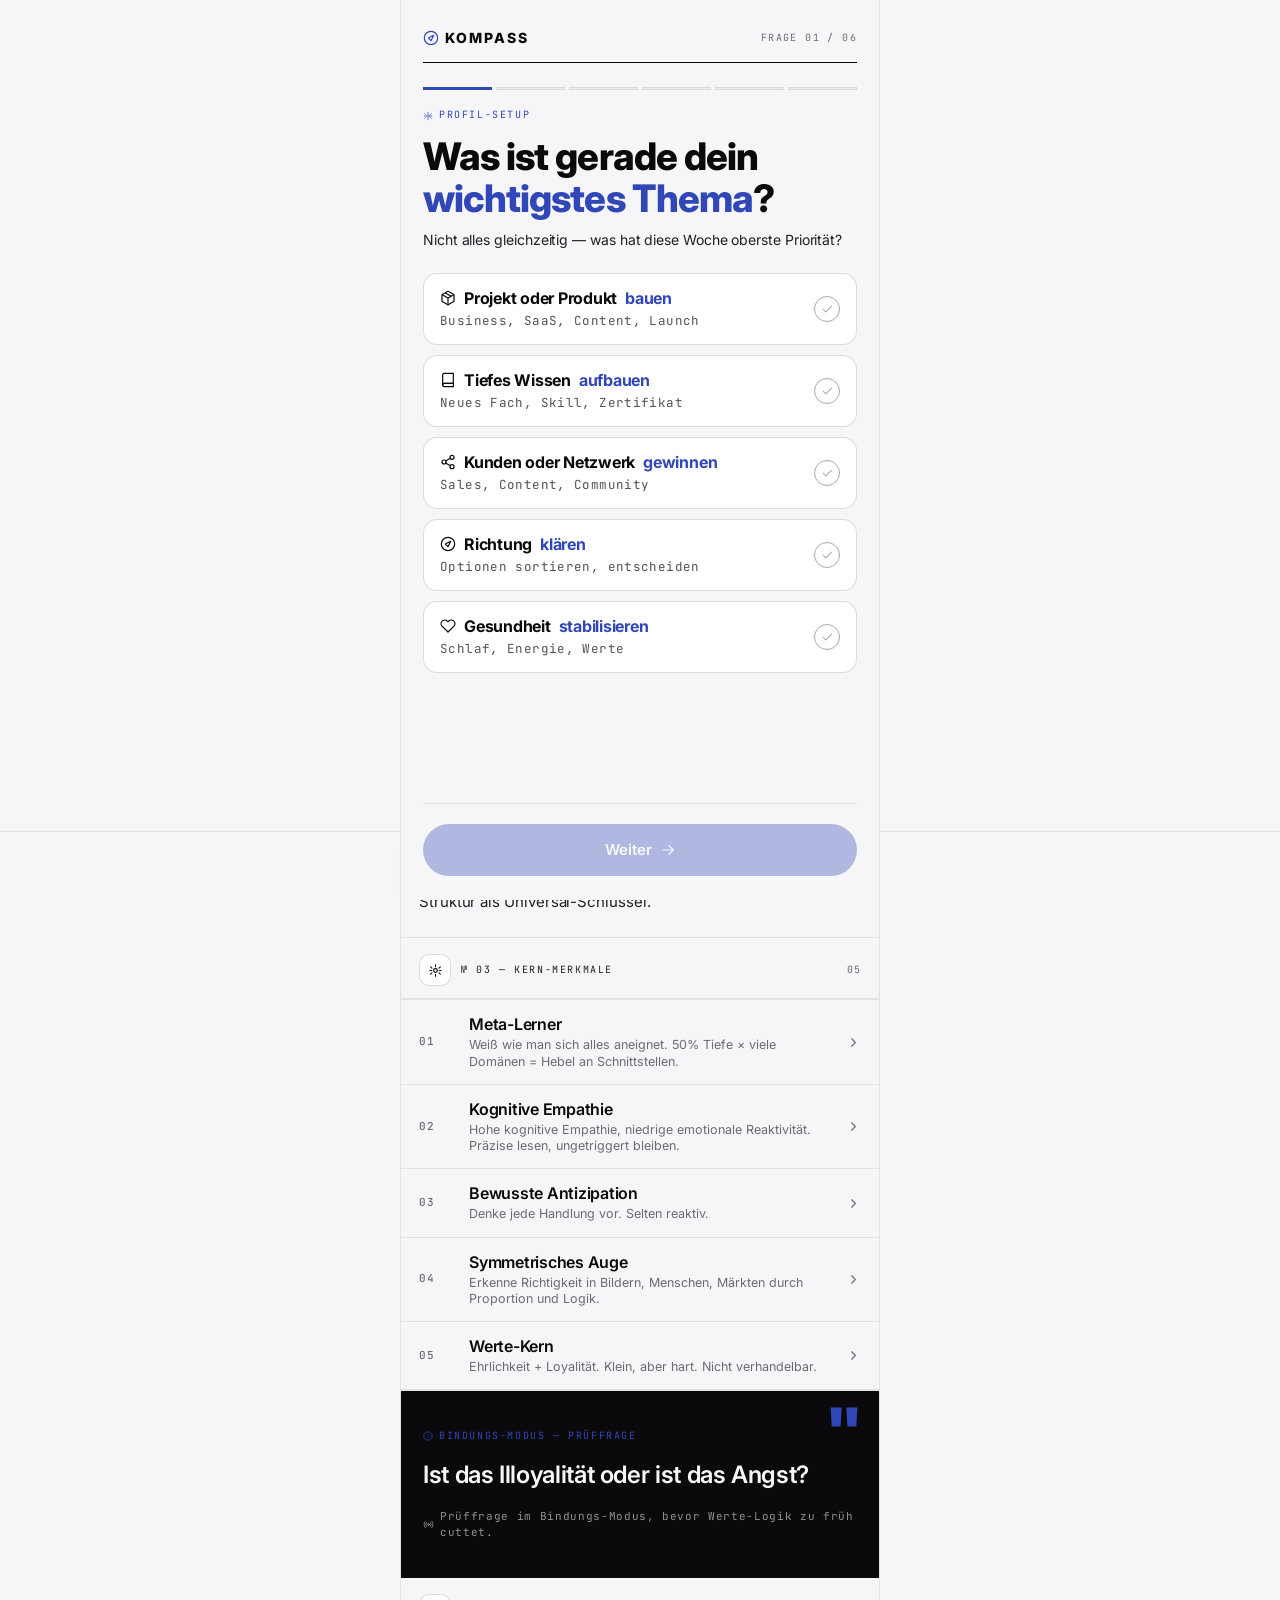
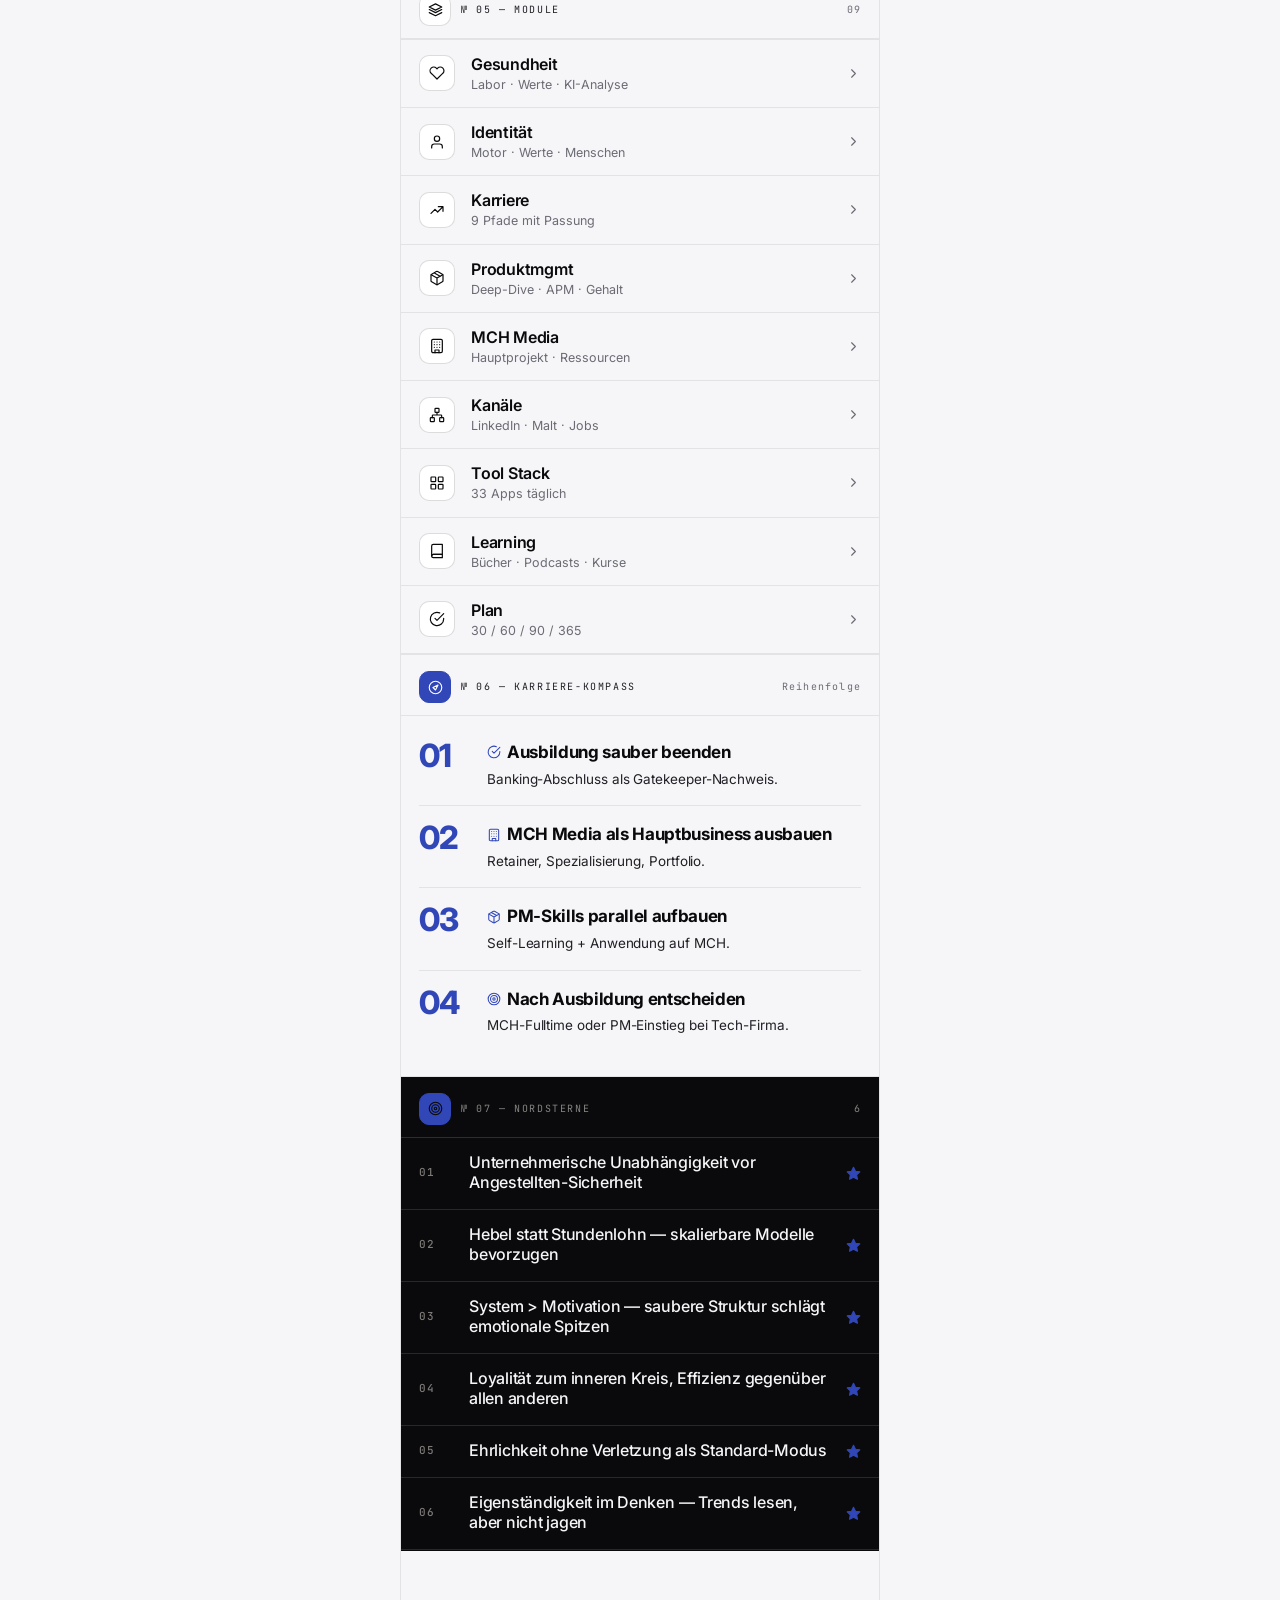
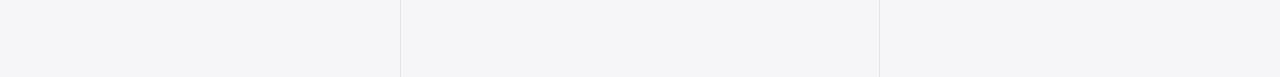
<file: index.html>
<!DOCTYPE html>
<html lang="de">
<head>
<meta charset="UTF-8" />
<title>Kompass — Profil · Karriere · Gesundheit</title>
<meta name="viewport" content="width=device-width, initial-scale=1, viewport-fit=cover, maximum-scale=1, user-scalable=no" />
<meta name="apple-mobile-web-app-capable" content="yes" />
<meta name="mobile-web-app-capable" content="yes" />
<meta name="apple-mobile-web-app-status-bar-style" content="black-translucent" />
<meta name="apple-mobile-web-app-title" content="Kompass" />
<meta name="theme-color" content="#F6F6F8" />
<meta name="description" content="Persönlicher Profil- und Karriere-Kompass" />

<!-- PWA manifest -->
<link rel="manifest" href="manifest.json" />

<!-- Font stack:
     Inter         — primary UI (clean, highly legible)
     JetBrains Mono — meta, numerics, labels                     -->
<link rel="preconnect" href="https://fonts.googleapis.com" />
<link rel="preconnect" href="https://fonts.gstatic.com" crossorigin />
<link href="https://fonts.googleapis.com/css2?family=Inter:wght@400;500;600;700;800;900&family=JetBrains+Mono:wght@400;500;600;700&display=swap" rel="stylesheet" />

<!-- Icons (PNG, exported from Canva Pro) -->
<link rel="apple-touch-icon" href="icon-192.png" />
<link rel="apple-touch-icon" sizes="512x512" href="icon-512.png" />
<link rel="icon" type="image/png" sizes="192x192" href="icon-192.png" />
<link rel="icon" type="image/png" sizes="512x512" href="icon-512.png" />

<link rel="stylesheet" href="styles.css" />
</head>
<body>

<div id="app">
  <section class="screen active" data-screen="home" id="screen-home"></section>
  <section class="screen" data-screen="module" id="screen-module"></section>
  <section class="screen" data-screen="gesundheit" id="screen-gesundheit"></section>
  <section class="screen" data-screen="search" id="screen-search"></section>
  <section class="screen" data-screen="settings" id="screen-settings"></section>
</div>

<nav class="tabs" role="tablist">
  <div class="tabs-inner">
    <button class="tab active" data-tab="home" aria-label="Start">
      <span class="tab-icon" data-icon="home"></span>
      <span class="tab-label">Start</span>
    </button>
    <button class="tab" data-tab="module" aria-label="Module">
      <span class="tab-icon" data-icon="layers"></span>
      <span class="tab-label">Module</span>
    </button>
    <button class="tab" data-tab="gesundheit" aria-label="Gesundheit">
      <span class="tab-icon" data-icon="heart"></span>
      <span class="tab-label">Gesundheit</span>
    </button>
    <button class="tab" data-tab="search" aria-label="Suche">
      <span class="tab-icon" data-icon="search"></span>
      <span class="tab-label">Suche</span>
    </button>
    <button class="tab" data-tab="settings" aria-label="System">
      <span class="tab-icon" data-icon="settings"></span>
      <span class="tab-label">System</span>
    </button>
  </div>
</nav>

<div class="onboard" id="onboard" style="display:none;"></div>

<script src="data.js"></script>
<script src="app.js"></script>

<!-- Service Worker registration (PWA / offline) -->
<script>
  if ('serviceWorker' in navigator) {
    window.addEventListener('load', () => {
      navigator.serviceWorker.register('sw.js').catch(() => {
        /* SW registration failed — app still works, just no offline cache */
      });
    });
  }
</script>
</body>
</html>
</file>
<file: styles.css>
/* ==========================================================================
   KOMPASS — Sapphire Edition v4
   Logo-matched palette: near-black + soft white + sapphire-blue sparkle.
   Softer radii, cleaner cards, health module.
   ========================================================================== */

:root {
  /* Base palette — matches logo (black body, white brain, blue sparkle) */
  --bg:        #F6F6F8;   /* soft paper */
  --bg-2:      #EDEDF0;   /* pressed */
  --bg-3:      #E0E0E5;   /* deeper */
  --paper:     #FFFFFF;   /* lifted surface */
  --ink:       #0A0A0C;   /* near-black body of logo */
  --ink-2:     #1F1F25;
  --ink-3:     #6B6B74;
  --ink-4:     #A5A5AE;
  --line:      rgba(10,10,12,0.08);
  --line-2:    rgba(10,10,12,0.14);
  --line-strong: rgba(10,10,12,0.22);

  /* Signal / brand — sapphire star from logo */
  --accent:      #3147B8;   /* sapphire blue */
  --accent-2:    #1F328E;   /* pressed */
  --accent-soft: rgba(49,71,184,0.10);
  --accent-glow: rgba(49,71,184,0.24);

  /* Semantic (health, status) */
  --ok:   #1E9B6B;
  --warn: #D08700;
  --bad:  #D83A3A;
  --ok-soft:   rgba(30,155,107,0.10);
  --warn-soft: rgba(208,135,0,0.12);
  --bad-soft:  rgba(216,58,58,0.10);

  /* Inverse block */
  --block:     #0A0A0C;
  --block-ink: #F6F6F8;

  /* Fonts — Inter only, no swash serif */
  --f-display: "Inter", -apple-system, BlinkMacSystemFont, "Helvetica Neue", Helvetica, Arial, sans-serif;
  --f-sans:    "Inter", -apple-system, BlinkMacSystemFont, "Helvetica Neue", Helvetica, Arial, sans-serif;
  --f-serif:   "Inter", -apple-system, BlinkMacSystemFont, Helvetica, Arial, sans-serif;
  --f-mono:    "JetBrains Mono", ui-monospace, "SF Mono", Menlo, monospace;

  /* Radii — softer, app-like */
  --radius-pill:  999px;
  --radius-xs:    6px;
  --radius-sm:    10px;
  --radius-md:    14px;
  --radius-lg:    20px;
  --radius-xl:    28px;
  --safe-top:     env(safe-area-inset-top, 0px);
  --safe-bottom:  env(safe-area-inset-bottom, 0px);

  /* Soft shadows */
  --shadow-sm: 0 1px 2px rgba(10,10,12,0.05);
  --shadow-md: 0 4px 14px rgba(10,10,12,0.08);
  --shadow-lg: 0 10px 30px rgba(10,10,12,0.12);
}

[data-theme="dark"] {
  --bg:        #0A0A0C;
  --bg-2:      #141418;
  --bg-3:      #1E1E24;
  --paper:     #16161B;
  --ink:       #F6F6F8;
  --ink-2:     #D5D5DB;
  --ink-3:     #8A8A93;
  --ink-4:     #5A5A63;
  --line:      rgba(246,246,248,0.10);
  --line-2:    rgba(246,246,248,0.16);
  --line-strong: rgba(246,246,248,0.28);
  --block:     #F6F6F8;
  --block-ink: #0A0A0C;
  --accent-soft: rgba(49,71,184,0.22);
  --ok-soft:   rgba(30,155,107,0.18);
  --warn-soft: rgba(208,135,0,0.18);
  --bad-soft:  rgba(216,58,58,0.18);
}

/* Base -------------------------------------------------------------------- */
* { box-sizing: border-box; -webkit-tap-highlight-color: transparent; }
html, body { margin: 0; padding: 0; background: var(--bg); }
body {
  font-family: var(--f-sans);
  font-size: 15px;
  line-height: 1.45;
  color: var(--ink);
  background: var(--bg);
  min-height: 100vh;
  overscroll-behavior-y: none;
  -webkit-font-smoothing: antialiased;
  -moz-osx-font-smoothing: grayscale;
  letter-spacing: -0.005em;
  text-rendering: optimizeLegibility;
}
a { color: inherit; text-decoration: none; }
button { font: inherit; color: inherit; background: none; border: 0; padding: 0; cursor: pointer; }
input, textarea { font: inherit; color: inherit; }

#app {
  max-width: 480px;
  margin: 0 auto;
  min-height: 100vh;
  position: relative;
  background: var(--bg);
  padding-bottom: calc(86px + var(--safe-bottom));
  border-left: 1px solid var(--line);
  border-right: 1px solid var(--line);
}

/* ==========================================================================
   ICONS — unified system
   ========================================================================== */
.icon {
  display: inline-flex;
  align-items: center;
  justify-content: center;
  width: 1em;
  height: 1em;
  flex-shrink: 0;
  color: currentColor;
}
.icon svg { width: 100%; height: 100%; display: block; }
.icon-sm { font-size: 14px; }
.icon-md { font-size: 18px; }
.icon-lg { font-size: 22px; }
.icon-xl { font-size: 28px; }

/* Icon badge (rounded square behind an icon) */
.ibadge {
  width: 32px; height: 32px;
  display: inline-flex;
  align-items: center;
  justify-content: center;
  border: 1px solid var(--line-2);
  background: var(--paper);
  color: var(--ink);
  flex-shrink: 0;
  border-radius: var(--radius-sm);
}
.ibadge.accent  { background: var(--accent); color: #fff; border-color: var(--accent); }
.ibadge.invert  { background: var(--ink);    color: var(--bg); border-color: var(--ink); }
.ibadge.soft    { background: var(--accent-soft); border-color: transparent; color: var(--accent); }
.ibadge.ok      { background: var(--ok-soft); border-color: transparent; color: var(--ok); }
.ibadge.warn    { background: var(--warn-soft); border-color: transparent; color: var(--warn); }
.ibadge.bad     { background: var(--bad-soft); border-color: transparent; color: var(--bad); }
.ibadge.sq-lg   { width: 40px; height: 40px; border-radius: var(--radius-md); }
.ibadge.sq-xl   { width: 52px; height: 52px; border-radius: var(--radius-md); }

/* ==========================================================================
   Masthead
   ========================================================================== */
.mast {
  position: sticky;
  top: 0;
  z-index: 30;
  padding-top: var(--safe-top);
  background: rgba(246,246,248,0.85);
  border-bottom: 1px solid var(--line);
  backdrop-filter: saturate(180%) blur(18px);
  -webkit-backdrop-filter: saturate(180%) blur(18px);
}
[data-theme="dark"] .mast { background: rgba(10,10,12,0.78); }
.mast-row {
  height: 48px;
  display: grid;
  grid-template-columns: 1fr auto 1fr;
  align-items: center;
  padding: 0 14px;
  gap: 12px;
}
.mast-brand {
  display: inline-flex;
  align-items: center;
  gap: 8px;
  font-family: var(--f-display);
  font-weight: 800;
  font-size: 14px;
  letter-spacing: 0.14em;
  text-transform: uppercase;
}
.mast-brand .icon { color: var(--accent); font-size: 16px; }
.mast-meta {
  font-family: var(--f-mono);
  font-size: 10px;
  letter-spacing: 0.1em;
  text-transform: uppercase;
  color: var(--ink-3);
  white-space: nowrap;
  text-overflow: ellipsis;
  overflow: hidden;
  display: inline-flex;
  align-items: center;
  gap: 6px;
}
.mast-meta .icon { font-size: 12px; color: var(--ink-3); }
.mast-meta.r { text-align: right; justify-content: flex-end; }

/* ==========================================================================
   Screens + page transition
   ========================================================================== */
.screen { display: none; animation: fade .28s ease both; }
.screen.active { display: block; }
@keyframes fade {
  from { opacity: 0; transform: translateY(4px); }
  to   { opacity: 1; transform: none; }
}

/* ==========================================================================
   Hero — editorial display block
   ========================================================================== */
.hero {
  padding: 28px 18px 30px;
  border-bottom: 1px solid var(--line);
  position: relative;
  overflow: hidden;
}
.hero-eyebrow {
  font-family: var(--f-mono);
  font-size: 10px;
  letter-spacing: 0.16em;
  text-transform: uppercase;
  color: var(--ink-2);
  display: flex;
  justify-content: space-between;
  align-items: center;
  gap: 8px;
  margin-bottom: 22px;
}
.hero-eyebrow .eb-left, .hero-eyebrow .eb-right {
  display: inline-flex; align-items: center; gap: 6px;
}
.hero-eyebrow .icon { font-size: 13px; color: var(--accent); }
.hero-display {
  font-family: var(--f-display);
  font-weight: 800;
  font-size: clamp(44px, 13vw, 64px);
  line-height: 1.02;
  letter-spacing: -0.035em;
  color: var(--ink);
  margin: 0;
  text-transform: none;
}
.hero-display em {
  font-family: var(--f-display);
  font-style: normal;
  font-weight: 800;
  letter-spacing: -0.035em;
  color: var(--accent);
}
.hero-display .cut {
  display: block;
  padding-bottom: 2px;
}
.hero-sub {
  margin-top: 22px;
  display: grid;
  grid-template-columns: auto 1fr;
  gap: 16px;
  align-items: end;
}
.hero-sub-num {
  font-family: var(--f-display);
  font-weight: 800;
  font-size: 52px;
  line-height: 0.82;
  letter-spacing: -0.04em;
  color: var(--accent);
}
.hero-sub-num .pct { font-size: 26px; vertical-align: 0.2em; color: var(--ink-3); margin-left: 2px; }
.hero-sub-text {
  font-size: 14px;
  color: var(--ink-2);
  line-height: 1.4;
  max-width: 280px;
}
.hero-dots {
  position: absolute;
  right: 18px;
  top: 28px;
  display: flex;
  gap: 4px;
}
.hero-dots span {
  width: 6px; height: 6px; border-radius: 50%;
  background: var(--ink-4);
}
.hero-dots span.on { background: var(--accent); }

/* ==========================================================================
   Bands — modular horizontal sections
   ========================================================================== */
.band {
  border-bottom: 1px solid var(--line);
  position: relative;
}
.band-head {
  display: flex;
  justify-content: space-between;
  align-items: center;
  padding: 16px 18px 12px;
  border-bottom: 1px solid var(--line);
  gap: 12px;
}
.band-head-l {
  display: inline-flex;
  align-items: center;
  gap: 10px;
  min-width: 0;
}
.band-head .kicker {
  font-family: var(--f-mono);
  font-size: 10px;
  letter-spacing: 0.16em;
  text-transform: uppercase;
  color: var(--ink-2);
  white-space: nowrap;
  overflow: hidden;
  text-overflow: ellipsis;
}
.band-head .count {
  font-family: var(--f-mono);
  font-size: 10px;
  letter-spacing: 0.12em;
  color: var(--ink-3);
  white-space: nowrap;
}
.band-title {
  padding: 4px 18px 18px;
  font-family: var(--f-display);
  font-weight: 800;
  font-size: 28px;
  line-height: 1.08;
  letter-spacing: -0.03em;
  margin: 0;
}
.band-title em {
  font-family: var(--f-display);
  font-style: normal;
  font-weight: 800;
  letter-spacing: -0.03em;
  color: var(--accent);
}
.band-body { padding: 0 18px 24px; }

/* Inverse band */
.band.invert { background: var(--block); color: var(--block-ink); }
.band.invert .band-head { border-bottom-color: rgba(255,255,255,0.14); }
.band.invert .band-head .kicker,
.band.invert .band-head .count { color: rgba(239,234,225,0.55); }
.band.invert .ibadge { background: transparent; color: var(--block-ink); border-color: rgba(255,255,255,0.3); }
.band.invert .ibadge.accent { background: var(--accent); color: #0A0906; border-color: var(--accent); }
.band.invert .band-title em { color: var(--accent); }

/* Accent band (soft highlight) */
.band.soft { background: var(--accent-soft); }
.band.soft .band-head { border-bottom-color: rgba(255,74,28,0.25); }

/* ==========================================================================
   Stats grid
   ========================================================================== */
.stats {
  display: grid;
  grid-template-columns: repeat(2, 1fr);
  border-top: 1px solid var(--line);
}
.stat {
  padding: 18px 18px 18px;
  border-right: 1px solid var(--line);
  border-bottom: 1px solid var(--line);
  position: relative;
  background: var(--paper);
}
.stat:nth-child(2n) { border-right: 0; }
.stat-head {
  display: flex;
  justify-content: space-between;
  align-items: flex-start;
  margin-bottom: 8px;
}
.stat-head .ibadge { width: 24px; height: 24px; font-size: 13px; }
.stat-num {
  font-family: var(--f-display);
  font-weight: 800;
  font-size: 38px;
  line-height: 1;
  letter-spacing: -0.035em;
}
.stat-num .unit {
  font-size: 15px;
  letter-spacing: 0;
  color: var(--ink-3);
  margin-left: 3px;
  font-weight: 500;
}
.stat-label {
  font-family: var(--f-mono);
  font-size: 10px;
  letter-spacing: 0.14em;
  text-transform: uppercase;
  color: var(--ink-2);
  margin-top: 12px;
  display: inline-flex;
  align-items: center;
  gap: 5px;
}
.stat-label .icon { font-size: 11px; }
.stat.accent {
  background: var(--accent);
  color: #fff;
}
.stat.accent .stat-label,
.stat.accent .stat-num .unit { color: rgba(255,255,255,0.82); }
.stat.accent .ibadge { background: rgba(255,255,255,0.18); color: #fff; border-color: transparent; }
.stat.ink {
  background: var(--ink);
  color: var(--bg);
}
.stat.ink .stat-label,
.stat.ink .stat-num .unit { color: rgba(246,246,248,0.6); }
.stat.ink .ibadge { background: rgba(255,255,255,0.12); border-color: transparent; color: var(--bg); }

/* ==========================================================================
   Ledger rows
   ========================================================================== */
.ledger { border-top: 1px solid var(--line); }
.row {
  display: grid;
  grid-template-columns: 36px 1fr auto;
  gap: 14px;
  padding: 14px 18px;
  border-bottom: 1px solid var(--line);
  align-items: center;
  transition: background .14s;
  cursor: pointer;
}
.row:active { background: var(--bg-2); }
.row.has-icon { grid-template-columns: 38px 1fr auto; }
.row-idx {
  font-family: var(--f-mono);
  font-size: 11px;
  letter-spacing: 0.08em;
  color: var(--ink-3);
  font-weight: 500;
}
.row-icon {
  width: 36px; height: 36px;
  display: flex; align-items: center; justify-content: center;
  border: 1px solid var(--line-2);
  color: var(--ink);
  flex-shrink: 0;
  font-size: 16px;
  position: relative;
  border-radius: var(--radius-sm);
  background: var(--paper);
}
.row-icon.accent   { background: var(--accent); color: #fff; border-color: transparent; }
.row-icon.invert   { background: var(--ink);    color: var(--bg); border-color: transparent; }
.row-icon.soft     { background: var(--accent-soft); border-color: transparent; color: var(--accent); }
.row-icon.ok       { background: var(--ok-soft); border-color: transparent; color: var(--ok); }
.row-icon.warn     { background: var(--warn-soft); border-color: transparent; color: var(--warn); }
.row-icon.bad      { background: var(--bad-soft); border-color: transparent; color: var(--bad); }
.row-icon .dot {
  position: absolute;
  top: -3px; right: -3px;
  width: 8px; height: 8px;
  border-radius: 50%;
  background: var(--accent);
  border: 1.5px solid var(--bg);
}
.row-body { min-width: 0; }
.row-title {
  font-family: var(--f-sans);
  font-weight: 600;
  font-size: 16px;
  letter-spacing: -0.015em;
  line-height: 1.25;
  margin-bottom: 3px;
  display: inline-flex;
  align-items: center;
  gap: 6px;
}
.row-title .star-tag { color: var(--accent); font-size: 12px; }
.row-sub {
  font-size: 12.5px;
  color: var(--ink-3);
  letter-spacing: 0;
  white-space: nowrap;
  overflow: hidden;
  text-overflow: ellipsis;
  line-height: 1.3;
}
.row-sub.wrap { white-space: normal; }
.row-trail {
  font-family: var(--f-mono);
  font-size: 10px;
  letter-spacing: 0.1em;
  color: var(--ink-3);
  text-transform: uppercase;
  display: inline-flex;
  align-items: center;
  gap: 6px;
}
.row-trail .icon { font-size: 15px; color: var(--ink-3); }
.row-trail.accent .icon { color: var(--accent); }

.band.invert .row { border-bottom-color: rgba(255,255,255,0.12); }
.band.invert .row-idx { color: rgba(239,234,225,0.5); }
.band.invert .row-title { color: var(--block-ink); }
.band.invert .row-sub { color: rgba(239,234,225,0.6); }
.band.invert .row-trail, .band.invert .row-trail .icon { color: var(--accent); }
.band.invert .row-icon { border-color: rgba(255,255,255,0.3); color: var(--block-ink); background: transparent; }

/* ==========================================================================
   Editorial card (module / product)
   ========================================================================== */
.card {
  border: 1px solid var(--line-2);
  border-radius: var(--radius-md);
  padding: 18px 18px 20px;
  position: relative;
  background: var(--paper);
  margin: 12px 14px;
  box-shadow: var(--shadow-sm);
}
.card-row-top {
  display: flex;
  justify-content: space-between;
  align-items: flex-start;
  gap: 14px;
  margin-bottom: 14px;
}
.card-rating {
  font-family: var(--f-mono);
  font-size: 10px;
  letter-spacing: 0.14em;
  color: var(--ink-3);
  text-transform: uppercase;
  display: inline-flex;
  align-items: center;
  gap: 8px;
  flex-wrap: wrap;
}
.card-rating .stars {
  color: var(--accent);
  letter-spacing: 0.05em;
  font-size: 12px;
}
.card-rating .dot-sep {
  width: 3px; height: 3px;
  border-radius: 50%;
  background: var(--ink-4);
  display: inline-block;
}
.card-title {
  font-family: var(--f-display);
  font-weight: 700;
  font-size: 22px;
  line-height: 1.18;
  letter-spacing: -0.02em;
  margin: 0 0 10px;
}
.card-title em {
  font-family: var(--f-display);
  font-style: normal;
  font-weight: 700;
  letter-spacing: -0.02em;
  color: var(--accent);
}
.card-desc {
  font-size: 14.5px;
  line-height: 1.5;
  color: var(--ink-2);
  margin-bottom: 16px;
}
.star-btn {
  width: 36px; height: 36px;
  display: flex; align-items: center; justify-content: center;
  border: 1px solid var(--line-2);
  color: var(--ink-3);
  transition: all .15s;
  flex-shrink: 0;
  background: var(--paper);
  border-radius: var(--radius-sm);
}
.star-btn.on {
  background: var(--accent);
  border-color: var(--accent);
  color: #fff;
}
.star-btn:active { transform: scale(0.92); }

/* Spec grid (tech-specs style) */
.specs {
  display: grid;
  grid-template-columns: repeat(3, 1fr);
  border-top: 1px solid var(--ink);
  border-bottom: 1px solid var(--ink);
  margin: 14px 0;
}
.spec {
  padding: 12px 12px;
  border-right: 1px solid var(--line);
  display: flex;
  flex-direction: column;
  align-items: flex-start;
  gap: 4px;
}
.spec:last-child { border-right: 0; }
.spec-icon {
  font-size: 16px;
  color: var(--accent);
  margin-bottom: 2px;
}
.spec-num {
  font-family: var(--f-display);
  font-weight: 800;
  font-size: 26px;
  line-height: 0.92;
  letter-spacing: -0.025em;
}
.spec-label {
  font-family: var(--f-mono);
  font-size: 9px;
  letter-spacing: 0.14em;
  text-transform: uppercase;
  color: var(--ink-3);
  margin-top: 2px;
}

/* Pills / CTAs */
.pill-row { display: flex; gap: 8px; margin-top: 14px; flex-wrap: wrap; }
.pill {
  height: 42px;
  padding: 0 18px;
  border-radius: var(--radius-pill);
  background: var(--ink);
  color: var(--bg);
  font-family: var(--f-sans);
  font-weight: 600;
  font-size: 13.5px;
  letter-spacing: 0.005em;
  display: inline-flex;
  align-items: center;
  gap: 7px;
  transition: transform .12s, background .12s;
  white-space: nowrap;
}
.pill:active { transform: scale(0.96); }
.pill .icon { font-size: 14px; }
.pill.ghost {
  background: var(--paper);
  color: var(--ink);
  border: 1px solid var(--line-2);
}
.pill.accent {
  background: var(--accent);
  color: #fff;
}
.pill.accent:active { background: var(--accent-2); }
.pill.small {
  height: 32px;
  padding: 0 12px;
  font-size: 11px;
  font-family: var(--f-mono);
  letter-spacing: 0.06em;
  text-transform: uppercase;
}

/* Related chips */
.related {
  margin-top: 16px;
  padding-top: 14px;
  border-top: 1px dashed var(--line-strong);
}
.related-label {
  font-family: var(--f-mono);
  font-size: 9px;
  letter-spacing: 0.16em;
  text-transform: uppercase;
  color: var(--ink-3);
  margin-bottom: 10px;
  display: inline-flex;
  align-items: center;
  gap: 5px;
}
.related-label .icon { font-size: 12px; color: var(--accent); }
.chip {
  display: inline-flex;
  align-items: center;
  gap: 5px;
  font-size: 12px;
  font-family: var(--f-sans);
  font-weight: 500;
  letter-spacing: 0;
  color: var(--ink-2);
  border: 1px solid var(--line-2);
  background: var(--paper);
  padding: 6px 11px;
  margin: 0 6px 6px 0;
  border-radius: var(--radius-pill);
  transition: background .12s;
  cursor: pointer;
}
.chip .icon { font-size: 11px; color: var(--ink-3); }
.chip:active { background: var(--accent); color: #fff; border-color: var(--accent); }
.chip:active .icon { color: #fff; }

/* ==========================================================================
   Quote (inverse)
   ========================================================================== */
.quote {
  background: var(--block);
  color: var(--block-ink);
  padding: 34px 22px 36px;
  border-bottom: 1.5px solid var(--ink);
  position: relative;
}
.quote-mark {
  position: absolute;
  top: 14px;
  right: 18px;
  font-size: 64px;
  color: var(--accent);
  line-height: 0.8;
  font-family: var(--f-display);
  font-weight: 900;
}
.quote-kicker {
  font-family: var(--f-mono);
  font-size: 10px;
  letter-spacing: 0.16em;
  text-transform: uppercase;
  color: var(--accent);
  margin-bottom: 16px;
  display: inline-flex;
  align-items: center;
  gap: 6px;
}
.quote-text {
  font-family: var(--f-display);
  font-style: normal;
  font-weight: 600;
  font-size: 24px;
  line-height: 1.22;
  letter-spacing: -0.015em;
}
.quote-sub {
  font-family: var(--f-mono);
  font-size: 11px;
  letter-spacing: 0.06em;
  color: rgba(239,234,225,0.6);
  margin-top: 20px;
  display: inline-flex;
  align-items: center;
  gap: 6px;
}

/* ==========================================================================
   App grid (labeled tiles)
   ========================================================================== */
.app-grid {
  display: grid;
  grid-template-columns: repeat(4, 1fr);
  gap: 0;
  border-top: 1px solid var(--line);
}
.app-tile {
  border: 0;
  padding: 14px 6px 12px;
  display: flex;
  flex-direction: column;
  align-items: center;
  gap: 8px;
  transition: background .12s;
  background: transparent;
  border-radius: var(--radius-sm);
}
.app-tile:active { background: var(--bg-2); }
.app-icon {
  width: 56px; height: 56px;
  display: flex; align-items: center; justify-content: center;
  color: #fff;
  font-family: var(--f-sans);
  font-weight: 700;
  font-size: 18px;
  letter-spacing: -0.02em;
  border: 0;
  position: relative;
  border-radius: 14px;
  box-shadow: var(--shadow-sm);
  margin: 2px 0 0 0;
}
.app-icon.star::after {
  content: "";
  position: absolute;
  top: -4px; right: -4px;
  width: 12px; height: 12px;
  background: var(--accent);
  border: 2px solid var(--bg);
  border-radius: 50%;
}
.app-label {
  font-family: var(--f-mono);
  font-size: 9.5px;
  letter-spacing: 0.06em;
  text-transform: uppercase;
  color: var(--ink-2);
  max-width: 86px;
  text-align: center;
  white-space: nowrap;
  overflow: hidden;
  text-overflow: ellipsis;
}

/* ==========================================================================
   Tab bar (bottom)
   ========================================================================== */
.tabs {
  position: fixed;
  bottom: 0; left: 0; right: 0;
  z-index: 50;
  background: rgba(246,246,248,0.92);
  border-top: 1px solid var(--line);
  padding-bottom: var(--safe-bottom);
  backdrop-filter: saturate(180%) blur(22px);
  -webkit-backdrop-filter: saturate(180%) blur(22px);
}
[data-theme="dark"] .tabs { background: rgba(10,10,12,0.86); }
.tabs-inner {
  max-width: 480px;
  margin: 0 auto;
  display: grid;
  grid-template-columns: repeat(5, 1fr);
  height: 68px;
}
.tab {
  border: 0;
  display: flex; flex-direction: column;
  align-items: center; justify-content: center;
  gap: 3px;
  color: var(--ink-3);
  transition: all .12s;
  position: relative;
}
.tab-icon {
  display: inline-flex;
  align-items: center;
  justify-content: center;
  width: 24px; height: 24px;
}
.tab-icon svg {
  width: 22px; height: 22px;
  stroke-width: 1.8;
  transition: all .15s;
}
.tab-label {
  font-family: var(--f-mono);
  font-weight: 500;
  font-size: 10px;
  letter-spacing: 0.08em;
  text-transform: uppercase;
}
.tab.active {
  color: var(--accent);
}
.tab.active .tab-icon { color: var(--accent); }
.tab.active svg { stroke-width: 2.2; }
.tab.active .tab-label { color: var(--accent); }
.tab:active { background: var(--bg-2); }

/* ==========================================================================
   Sub-nav
   ========================================================================== */
.subnav {
  display: flex;
  overflow-x: auto;
  border-bottom: 1px solid var(--line);
  background: var(--bg);
  -webkit-overflow-scrolling: touch;
  scrollbar-width: none;
  position: sticky;
  top: calc(var(--safe-top) + 48px);
  z-index: 25;
  padding: 10px 10px;
  gap: 8px;
  backdrop-filter: saturate(180%) blur(12px);
  -webkit-backdrop-filter: saturate(180%) blur(12px);
}
.subnav::-webkit-scrollbar { display: none; }
.sub-btn {
  padding: 9px 14px;
  font-family: var(--f-sans);
  font-weight: 600;
  font-size: 13px;
  letter-spacing: 0;
  color: var(--ink-3);
  border: 1px solid var(--line-2);
  background: var(--paper);
  border-radius: var(--radius-pill);
  white-space: nowrap;
  position: relative;
  display: inline-flex;
  align-items: center;
  gap: 6px;
  flex-shrink: 0;
}
.sub-btn .icon { font-size: 14px; }
.sub-btn.on {
  color: #fff;
  background: var(--accent);
  border-color: var(--accent);
}
.sub-btn.on .icon { color: #fff; }

/* ==========================================================================
   Pathway (numbered steps)
   ========================================================================== */
.path {
  padding: 8px 18px 24px;
}
.path-step {
  display: grid;
  grid-template-columns: 52px 1fr;
  padding: 16px 0;
  border-bottom: 1px solid var(--line);
  gap: 16px;
  align-items: start;
}
.path-step:last-child { border-bottom: 0; }
.path-num {
  font-family: var(--f-display);
  font-weight: 800;
  font-size: 32px;
  line-height: 1;
  letter-spacing: -0.035em;
  color: var(--accent);
}
.path-title {
  font-family: var(--f-sans);
  font-weight: 700;
  font-size: 17px;
  letter-spacing: -0.02em;
  margin-bottom: 5px;
  display: inline-flex;
  align-items: center;
  gap: 6px;
}
.path-title .icon { font-size: 14px; color: var(--accent); }
.path-text {
  font-size: 13.5px;
  color: var(--ink-2);
  line-height: 1.45;
}

/* ==========================================================================
   Check rows (plan)
   ========================================================================== */
.check-row {
  display: grid;
  grid-template-columns: 28px 1fr auto;
  gap: 14px;
  padding: 16px 18px;
  border-bottom: 1px solid var(--line);
  align-items: center;
  cursor: pointer;
  transition: background .12s;
}
.check-row:active { background: var(--bg-2); }
.check-circle {
  width: 24px; height: 24px;
  border: 1.5px solid var(--ink);
  border-radius: 50%;
  margin-top: 1px;
  display: flex; align-items: center; justify-content: center;
  transition: all .15s;
  flex-shrink: 0;
}
.check-row.done .check-circle {
  background: var(--accent);
  border-color: var(--accent);
}
.check-row.done .check-circle::after {
  content: "";
  width: 11px; height: 6px;
  border-left: 2px solid #fff;
  border-bottom: 2px solid #fff;
  transform: rotate(-45deg) translate(1px, -1px);
}
.check-text {
  font-size: 14.5px;
  line-height: 1.4;
  color: var(--ink);
  letter-spacing: -0.005em;
}
.check-meta {
  font-family: var(--f-mono);
  font-size: 10px;
  letter-spacing: 0.08em;
  color: var(--ink-3);
  text-transform: uppercase;
}
.check-row.done .check-text {
  color: var(--ink-3);
  text-decoration: line-through;
  text-decoration-color: var(--ink-3);
}
.band.invert .check-row { border-bottom-color: rgba(255,255,255,0.12); }
.band.invert .check-circle { border-color: rgba(239,234,225,0.5); }
.band.invert .check-row.done .check-circle {
  background: var(--accent); border-color: var(--accent);
}
.band.invert .check-text { color: var(--block-ink); }
.band.invert .check-row.done .check-text { color: rgba(239,234,225,0.45); }

/* Progress bar */
.progress {
  height: 8px;
  background: var(--bg-3);
  border: 0;
  position: relative;
  overflow: hidden;
  border-radius: var(--radius-pill);
}
.progress-fill {
  position: absolute;
  top: 0; left: 0; bottom: 0;
  background: var(--accent);
  transition: width .4s cubic-bezier(0.4, 0, 0.2, 1);
  border-radius: var(--radius-pill);
}
.progress-fill.ok  { background: var(--ok); }
.progress-fill.warn{ background: var(--warn); }
.progress-fill.bad { background: var(--bad); }
.band.invert .progress { background: rgba(255,255,255,0.08); border-color: rgba(255,255,255,0.15); }

/* ==========================================================================
   Search
   ========================================================================== */
.search-field {
  padding: 14px 18px;
  border-bottom: 1px solid var(--line);
  background: var(--bg);
}
.search-inner {
  display: flex;
  align-items: center;
  gap: 10px;
  border: 1px solid var(--line-2);
  padding: 0 16px;
  height: 48px;
  background: var(--paper);
  transition: border-color .15s, box-shadow .15s;
  border-radius: var(--radius-md);
}
.search-inner:focus-within { border-color: var(--accent); box-shadow: 0 0 0 3px var(--accent-soft); }
.search-inner .icon { font-size: 18px; color: var(--ink-2); }
.search-inner input {
  flex: 1;
  background: transparent;
  border: 0; outline: 0;
  font-family: var(--f-sans);
  font-size: 15px;
  color: var(--ink);
}
.search-inner input::placeholder { color: var(--ink-3); }
.search-clear {
  font-size: 16px;
  color: var(--ink-3);
  width: 20px; height: 20px;
  display: flex; align-items: center; justify-content: center;
  cursor: pointer;
}
.search-empty {
  padding: 80px 28px;
  text-align: center;
}
.search-empty .big-icon {
  font-size: 56px;
  color: var(--accent);
  margin-bottom: 20px;
  display: inline-flex;
}
.search-empty .big {
  font-family: var(--f-display);
  font-weight: 800;
  font-size: 42px;
  line-height: 0.95;
  letter-spacing: -0.035em;
  margin-bottom: 10px;
}
.search-empty .big em {
  font-family: var(--f-serif);
  font-style: italic;
  font-weight: 400;
  color: var(--accent);
}
.search-empty .small {
  font-family: var(--f-mono);
  font-size: 11px;
  color: var(--ink-3);
  letter-spacing: 0.1em;
  text-transform: uppercase;
}

/* ==========================================================================
   Onboarding (editorial full-screen)
   ========================================================================== */
.onboard {
  position: fixed;
  inset: 0;
  background: var(--bg);
  z-index: 1000;
  display: flex;
  flex-direction: column;
  padding: calc(28px + var(--safe-top)) 22px calc(24px + var(--safe-bottom));
  max-width: 480px;
  margin: 0 auto;
  border-left: 1px solid var(--line);
  border-right: 1px solid var(--line);
}
.onboard-head {
  display: flex;
  justify-content: space-between;
  align-items: center;
  margin-bottom: 24px;
  padding-bottom: 14px;
  border-bottom: 1.5px solid var(--ink);
}
.onboard-brand {
  font-family: var(--f-display);
  font-weight: 800;
  font-size: 14px;
  letter-spacing: 0.14em;
  text-transform: uppercase;
  display: inline-flex;
  align-items: center;
  gap: 6px;
}
.onboard-brand .icon { color: var(--accent); font-size: 16px; }
.onboard-step {
  font-family: var(--f-mono);
  font-size: 10px;
  letter-spacing: 0.14em;
  text-transform: uppercase;
  color: var(--ink-3);
}
.onboard-prog {
  display: flex;
  gap: 4px;
  margin-bottom: 18px;
}
.onboard-prog span {
  flex: 1;
  height: 3px;
  background: var(--bg-2);
  border: 1px solid var(--line);
}
.onboard-prog span.on { background: var(--accent); border-color: var(--accent); }
.onboard-kicker {
  font-family: var(--f-mono);
  font-size: 10px;
  letter-spacing: 0.16em;
  text-transform: uppercase;
  color: var(--accent);
  margin-bottom: 12px;
  display: inline-flex;
  align-items: center;
  gap: 6px;
}
.onboard-q {
  font-family: var(--f-display);
  font-weight: 800;
  font-size: clamp(28px, 8vw, 38px);
  line-height: 1.12;
  letter-spacing: -0.025em;
  margin-bottom: 10px;
}
.onboard-q em {
  font-family: var(--f-display);
  font-style: normal;
  font-weight: 800;
  letter-spacing: -0.025em;
  color: var(--accent);
}
.onboard-qsub {
  font-size: 14px;
  color: var(--ink-2);
  margin-bottom: 24px;
  line-height: 1.4;
}
.onboard-opts {
  display: flex;
  flex-direction: column;
  gap: 10px;
  flex: 1;
  overflow-y: auto;
  margin: 0 -4px;
  padding: 0 4px;
}
.opt {
  border: 1px solid var(--line-2);
  padding: 14px 16px;
  text-align: left;
  background: var(--paper);
  transition: all .14s;
  cursor: pointer;
  display: grid;
  grid-template-columns: 1fr auto;
  gap: 14px;
  align-items: center;
  border-radius: var(--radius-md);
}
.opt:active { transform: scale(0.985); }
.opt.sel {
  background: var(--accent-soft);
  border-color: var(--accent);
  color: var(--ink);
  box-shadow: 0 0 0 3px var(--accent-soft);
}
.opt.sel .opt-title em { color: var(--accent); }
.opt.sel .opt-check { opacity: 1; background: var(--accent); color: #fff; border-color: var(--accent); }
.opt-body { min-width: 0; }
.opt-title {
  font-family: var(--f-sans);
  font-weight: 700;
  font-size: 16px;
  letter-spacing: -0.015em;
  margin-bottom: 3px;
  line-height: 1.25;
  display: inline-flex;
  align-items: center;
  gap: 8px;
}
.opt-title em {
  font-family: var(--f-sans);
  font-style: normal;
  font-weight: 700;
  color: var(--accent);
}
.opt-sub {
  font-size: 12.5px;
  font-family: var(--f-mono);
  letter-spacing: 0.03em;
  color: inherit;
  opacity: 0.7;
}
.opt-check {
  width: 26px; height: 26px;
  border-radius: 50%;
  border: 1.5px solid currentColor;
  display: flex; align-items: center; justify-content: center;
  opacity: 0.35;
  transition: opacity .15s;
  flex-shrink: 0;
}
.opt-check .icon { font-size: 14px; }
.onboard-footer {
  display: flex;
  gap: 10px;
  padding-top: 20px;
  margin-top: 12px;
  border-top: 1px solid var(--line);
}
.btn-big {
  flex: 1;
  height: 52px;
  font-family: var(--f-sans);
  font-weight: 600;
  font-size: 15px;
  letter-spacing: 0;
  border-radius: var(--radius-pill);
  background: var(--accent);
  color: #fff;
  transition: all .12s;
  display: inline-flex;
  align-items: center;
  justify-content: center;
  gap: 8px;
}
.btn-big .icon { font-size: 16px; }
.btn-big.ghost { background: var(--paper); color: var(--ink); border: 1px solid var(--line-2); }
.btn-big:disabled { opacity: 0.35; cursor: not-allowed; }
.btn-big:not(:disabled):active { transform: scale(0.98); }

/* ==========================================================================
   KV rows (tables inside bands)
   ========================================================================== */
.kv {
  display: flex;
  justify-content: space-between;
  align-items: center;
  padding: 13px 18px;
  border-bottom: 1px solid var(--line);
  font-size: 14px;
  gap: 12px;
}
.kv .k {
  font-family: var(--f-sans);
  font-weight: 500;
  display: inline-flex;
  align-items: center;
  gap: 8px;
}
.kv .k .icon { font-size: 14px; color: var(--ink-3); }
.kv .v {
  font-family: var(--f-mono);
  color: var(--ink-2);
  letter-spacing: 0.02em;
  font-weight: 500;
}

/* ==========================================================================
   Segment / switch / tags
   ========================================================================== */
.seg {
  display: grid;
  grid-template-columns: repeat(3, 1fr);
  border: 1px solid var(--ink);
  margin: 12px 0;
}
.seg button {
  height: 42px;
  font-family: var(--f-display);
  font-weight: 700;
  font-size: 12px;
  letter-spacing: 0.08em;
  text-transform: uppercase;
  border-right: 1px solid var(--ink);
  display: inline-flex;
  align-items: center;
  justify-content: center;
  gap: 5px;
}
.seg button .icon { font-size: 13px; }
.seg button:last-child { border-right: 0; }
.seg button.on { background: var(--ink); color: var(--bg); }
.seg button.on .icon { color: var(--accent); }

.switch {
  width: 50px; height: 28px;
  background: var(--bg-2);
  border: 1px solid var(--ink);
  position: relative;
  transition: background .18s;
  flex-shrink: 0;
}
.switch::after {
  content: "";
  position: absolute;
  top: 1px; left: 1px;
  width: 24px; height: 24px;
  background: var(--ink);
  transition: transform .18s, background .18s;
}
.switch.on { background: var(--accent); }
.switch.on::after { transform: translateX(22px); background: #0A0906; }

/* Swatches */
.swatches {
  display: grid;
  grid-template-columns: repeat(3, 1fr);
  margin-top: 12px;
}
.swatch {
  height: 64px;
  display: flex; align-items: flex-end;
  padding: 7px 9px;
  font-family: var(--f-mono);
  font-size: 10px;
  letter-spacing: 0.04em;
  border: 1px solid var(--ink);
  border-right: 0;
}
.swatch:last-child { border-right: 1px solid var(--ink); }

/* Tag */
.tag {
  display: inline-flex;
  align-items: center;
  gap: 4px;
  font-family: var(--f-sans);
  font-size: 11.5px;
  letter-spacing: 0;
  padding: 5px 10px;
  border: 1px solid var(--line-2);
  background: var(--paper);
  margin-right: 4px;
  margin-bottom: 4px;
  font-weight: 500;
  border-radius: var(--radius-pill);
  color: var(--ink-2);
}
.tag .icon { font-size: 11px; }
.tag.accent { background: var(--accent); color: #fff; border-color: var(--accent); }
.tag.inv    { background: var(--ink); color: var(--bg); border-color: var(--ink); }
.tag.soft   { background: var(--accent-soft); border-color: transparent; color: var(--accent); }
.tag.ok     { background: var(--ok-soft); border-color: transparent; color: var(--ok); }
.tag.warn   { background: var(--warn-soft); border-color: transparent; color: var(--warn); }
.tag.bad    { background: var(--bad-soft); border-color: transparent; color: var(--bad); }

/* ==========================================================================
   Baustellen / sticky notes
   ========================================================================== */
.sticky-card {
  border: 1px solid var(--line-2);
  padding: 18px 18px 20px;
  margin: 12px 14px;
  background: var(--paper);
  position: relative;
  border-radius: var(--radius-md);
  box-shadow: var(--shadow-sm);
}
.sticky-card::before {
  content: "";
  position: absolute;
  top: 0; left: 18px;
  width: 42px; height: 4px;
  background: var(--accent);
  border-radius: 0 0 6px 6px;
}
.sticky-title {
  font-family: var(--f-display);
  font-weight: 800;
  font-size: 22px;
  letter-spacing: -0.025em;
  margin: 8px 0 10px 24px;
  line-height: 1.05;
}
.sticky-text {
  font-size: 14px;
  color: var(--ink-2);
  line-height: 1.5;
}

/* ==========================================================================
   Util
   ========================================================================== */
.spacer { height: 40px; }
.gap-14 { padding: 0 14px; }
.gap-18 { padding: 0 18px; }
.stack { display: flex; flex-direction: column; gap: 10px; }
.center { text-align: center; }
.mono { font-family: var(--f-mono); }
.serif-italic { font-family: var(--f-serif); font-style: italic; }
.small-meta {
  font-family: var(--f-mono);
  font-size: 10px;
  letter-spacing: 0.1em;
  text-transform: uppercase;
  color: var(--ink-3);
  display: inline-flex;
  align-items: center;
  gap: 5px;
}

/* ==========================================================================
   Gesundheit — Upload, marker cards, insights
   ========================================================================== */
.upload-zone {
  margin: 14px 14px 4px;
  border: 2px dashed var(--accent);
  background: var(--accent-soft);
  border-radius: var(--radius-lg);
  padding: 28px 18px;
  text-align: center;
  display: flex;
  flex-direction: column;
  align-items: center;
  gap: 10px;
  cursor: pointer;
  transition: background .15s, border-color .15s;
}
.upload-zone:active { background: var(--accent-glow); }
.upload-zone.drag { background: var(--accent-glow); border-color: var(--accent-2); }
.upload-zone .uz-icon {
  width: 52px; height: 52px;
  background: var(--accent);
  color: #fff;
  border-radius: 50%;
  display: inline-flex;
  align-items: center;
  justify-content: center;
  font-size: 24px;
  box-shadow: var(--shadow-md);
}
.upload-zone .uz-title {
  font-family: var(--f-display);
  font-weight: 700;
  font-size: 17px;
  letter-spacing: -0.015em;
  margin-top: 4px;
}
.upload-zone .uz-sub {
  font-size: 13px;
  color: var(--ink-3);
  line-height: 1.4;
  max-width: 300px;
}
.upload-zone input[type="file"] { display: none; }

.health-actions {
  display: grid;
  grid-template-columns: 1fr 1fr;
  gap: 10px;
  padding: 10px 14px 16px;
}
.health-actions .pill { height: 44px; width: 100%; justify-content: center; }

.paste-box {
  margin: 0 14px 12px;
  border: 1px solid var(--line-2);
  border-radius: var(--radius-md);
  background: var(--paper);
  overflow: hidden;
}
.paste-box textarea {
  width: 100%;
  min-height: 140px;
  padding: 14px 16px;
  border: 0;
  background: transparent;
  font-family: var(--f-mono);
  font-size: 13px;
  line-height: 1.5;
  color: var(--ink);
  resize: vertical;
  outline: 0;
}
.paste-box .paste-foot {
  display: flex;
  justify-content: space-between;
  align-items: center;
  padding: 10px 14px;
  border-top: 1px solid var(--line);
  background: var(--bg-2);
}
.paste-hint {
  font-family: var(--f-mono);
  font-size: 10.5px;
  letter-spacing: 0.05em;
  color: var(--ink-3);
  text-transform: uppercase;
}

/* Marker card */
.marker-grid {
  display: grid;
  grid-template-columns: repeat(2, 1fr);
  gap: 10px;
  padding: 4px 14px 14px;
}
.marker {
  border: 1px solid var(--line-2);
  background: var(--paper);
  border-radius: var(--radius-md);
  padding: 14px 14px 14px;
  box-shadow: var(--shadow-sm);
  position: relative;
  overflow: hidden;
}
.marker::before {
  content: "";
  position: absolute;
  top: 0; left: 0; bottom: 0;
  width: 4px;
  background: var(--line-2);
}
.marker.ok::before   { background: var(--ok); }
.marker.warn::before { background: var(--warn); }
.marker.bad::before  { background: var(--bad); }
.marker-label {
  font-family: var(--f-mono);
  font-size: 10px;
  letter-spacing: 0.1em;
  text-transform: uppercase;
  color: var(--ink-3);
  margin-bottom: 6px;
}
.marker-val {
  font-family: var(--f-display);
  font-weight: 800;
  font-size: 26px;
  line-height: 1;
  letter-spacing: -0.03em;
  color: var(--ink);
  display: flex;
  align-items: baseline;
  gap: 4px;
}
.marker-val .unit {
  font-size: 12px;
  font-weight: 500;
  color: var(--ink-3);
  letter-spacing: 0;
}
.marker-status {
  margin-top: 8px;
  display: inline-flex;
  align-items: center;
  gap: 5px;
  font-size: 11.5px;
  font-weight: 500;
  padding: 3px 9px;
  border-radius: var(--radius-pill);
  color: var(--ink-3);
  background: var(--bg-2);
}
.marker-status.ok   { background: var(--ok-soft);   color: var(--ok); }
.marker-status.warn { background: var(--warn-soft); color: var(--warn); }
.marker-status.bad  { background: var(--bad-soft);  color: var(--bad); }
.marker-ref {
  font-family: var(--f-mono);
  font-size: 10px;
  color: var(--ink-3);
  margin-top: 6px;
  letter-spacing: 0.02em;
}

/* Insight card (AI finding) */
.insight {
  border: 1px solid var(--line-2);
  background: var(--paper);
  border-radius: var(--radius-md);
  padding: 14px 16px;
  margin: 10px 14px;
  display: grid;
  grid-template-columns: 40px 1fr;
  gap: 12px;
  align-items: start;
  box-shadow: var(--shadow-sm);
}
.insight-icon {
  width: 40px; height: 40px;
  display: flex; align-items: center; justify-content: center;
  border-radius: var(--radius-sm);
  background: var(--bg-2);
  color: var(--ink-3);
  font-size: 18px;
  flex-shrink: 0;
}
.insight.ok   .insight-icon { background: var(--ok-soft);   color: var(--ok); }
.insight.warn .insight-icon { background: var(--warn-soft); color: var(--warn); }
.insight.bad  .insight-icon { background: var(--bad-soft);  color: var(--bad); }
.insight-title {
  font-family: var(--f-sans);
  font-weight: 700;
  font-size: 15px;
  letter-spacing: -0.01em;
  margin-bottom: 3px;
}
.insight-text {
  font-size: 13.5px;
  color: var(--ink-2);
  line-height: 1.45;
}
.insight-tags {
  margin-top: 8px;
  display: flex;
  flex-wrap: wrap;
}

/* Report list */
.report-row {
  display: grid;
  grid-template-columns: 44px 1fr auto;
  gap: 12px;
  padding: 14px 18px;
  border-bottom: 1px solid var(--line);
  align-items: center;
  cursor: pointer;
}
.report-row:active { background: var(--bg-2); }
.report-date {
  font-family: var(--f-mono);
  font-size: 10.5px;
  color: var(--ink-3);
  letter-spacing: 0.02em;
}

/* Manual-entry form */
.form-grid {
  display: grid;
  grid-template-columns: 1fr 1fr;
  gap: 10px;
  padding: 4px 14px 14px;
}
.form-grid .field { display: flex; flex-direction: column; gap: 4px; }
.field label {
  font-family: var(--f-mono);
  font-size: 10px;
  letter-spacing: 0.1em;
  color: var(--ink-3);
  text-transform: uppercase;
}
.field input {
  border: 1px solid var(--line-2);
  background: var(--paper);
  border-radius: var(--radius-sm);
  padding: 10px 12px;
  font-size: 14px;
  font-family: var(--f-sans);
  color: var(--ink);
  outline: 0;
  transition: border-color .15s, box-shadow .15s;
}
.field input:focus {
  border-color: var(--accent);
  box-shadow: 0 0 0 3px var(--accent-soft);
}
.field.full { grid-column: 1 / -1; }

/* Score ring (health score) */
.score-ring {
  display: flex;
  align-items: center;
  gap: 18px;
  padding: 20px 18px;
  border-bottom: 1px solid var(--line);
  background: var(--paper);
}
.ring {
  width: 96px; height: 96px;
  border-radius: 50%;
  display: flex; align-items: center; justify-content: center;
  position: relative;
  flex-shrink: 0;
}
.ring svg { position: absolute; top: 0; left: 0; transform: rotate(-90deg); }
.ring-val {
  font-family: var(--f-display);
  font-weight: 800;
  font-size: 30px;
  letter-spacing: -0.03em;
  line-height: 1;
}
.ring-sub { font-size: 11px; color: var(--ink-3); margin-top: 2px; }
.score-body { min-width: 0; }
.score-body .score-title {
  font-family: var(--f-display);
  font-weight: 700;
  font-size: 19px;
  letter-spacing: -0.02em;
  margin-bottom: 3px;
}
.score-body .score-text {
  font-size: 13px;
  color: var(--ink-3);
  line-height: 1.4;
}

@media (prefers-reduced-motion: reduce) {
  *, *::before, *::after { animation: none !important; transition: none !important; }
}
</file>
